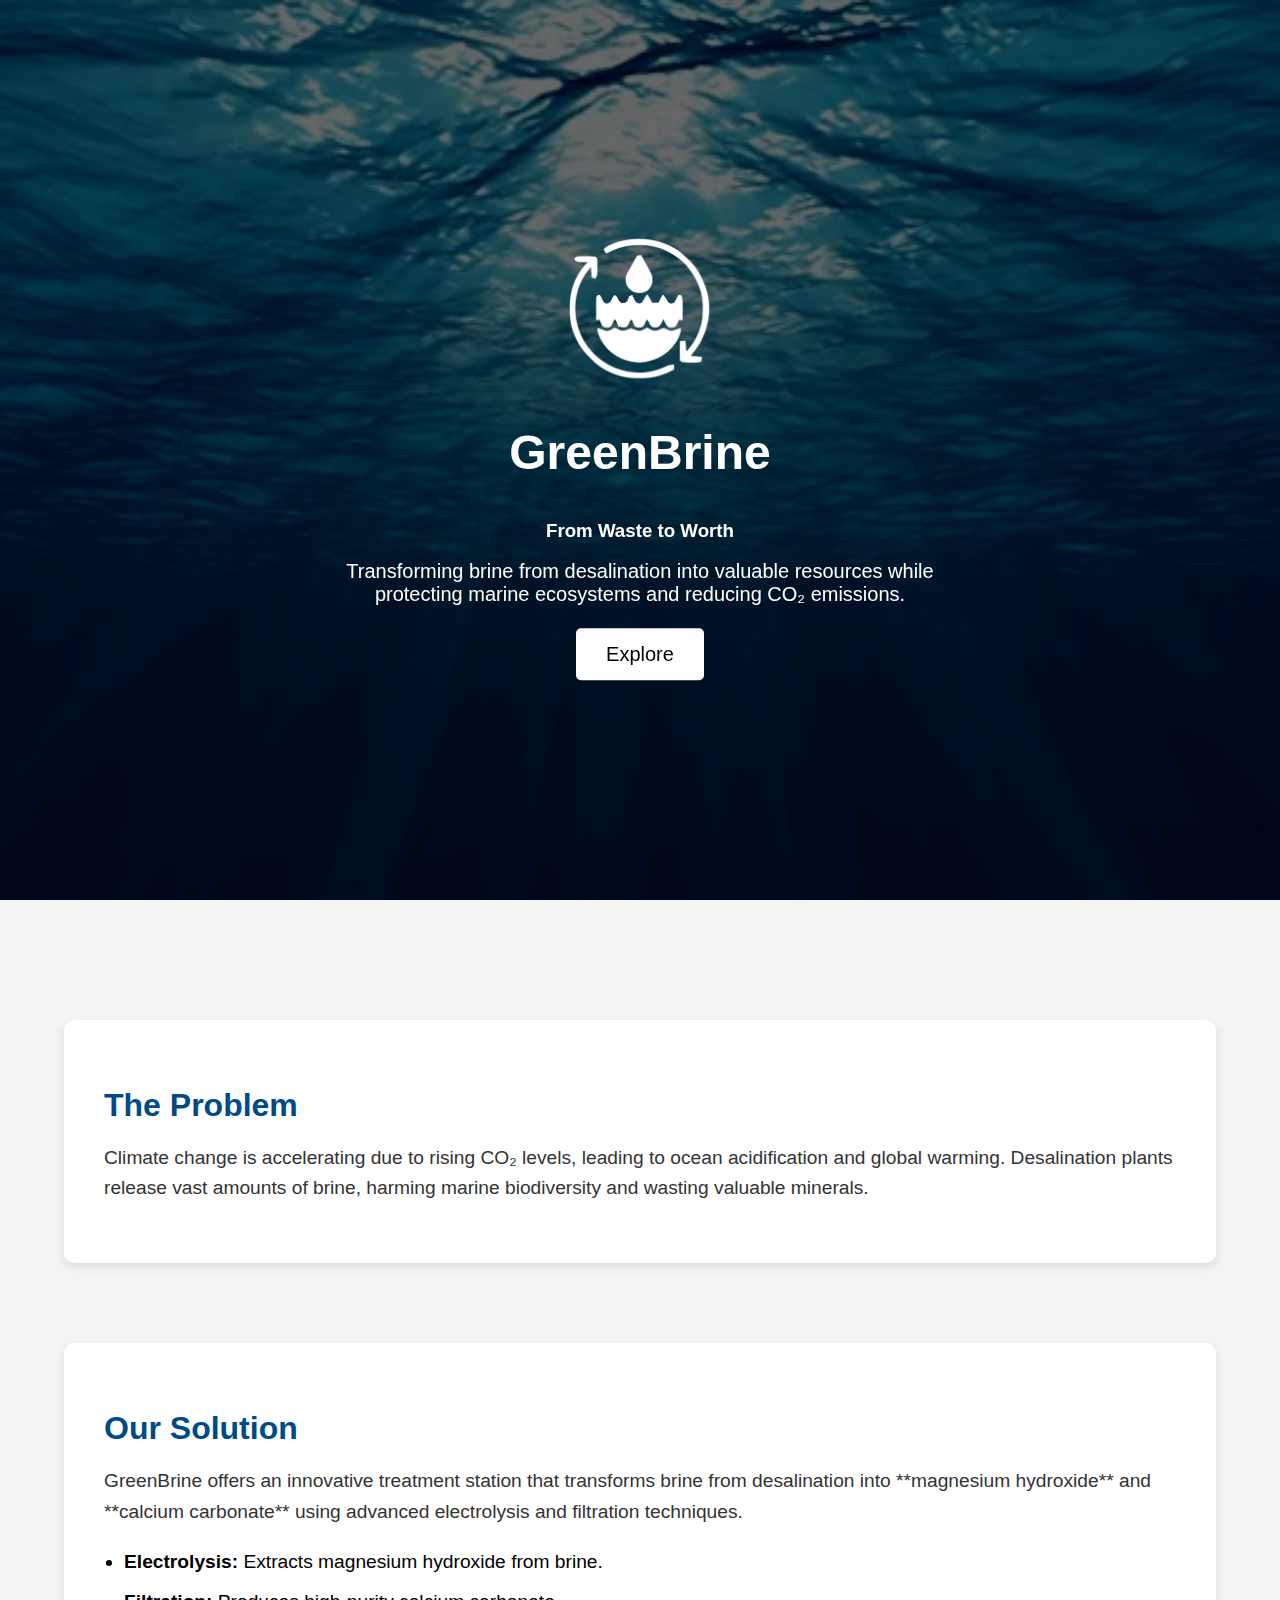
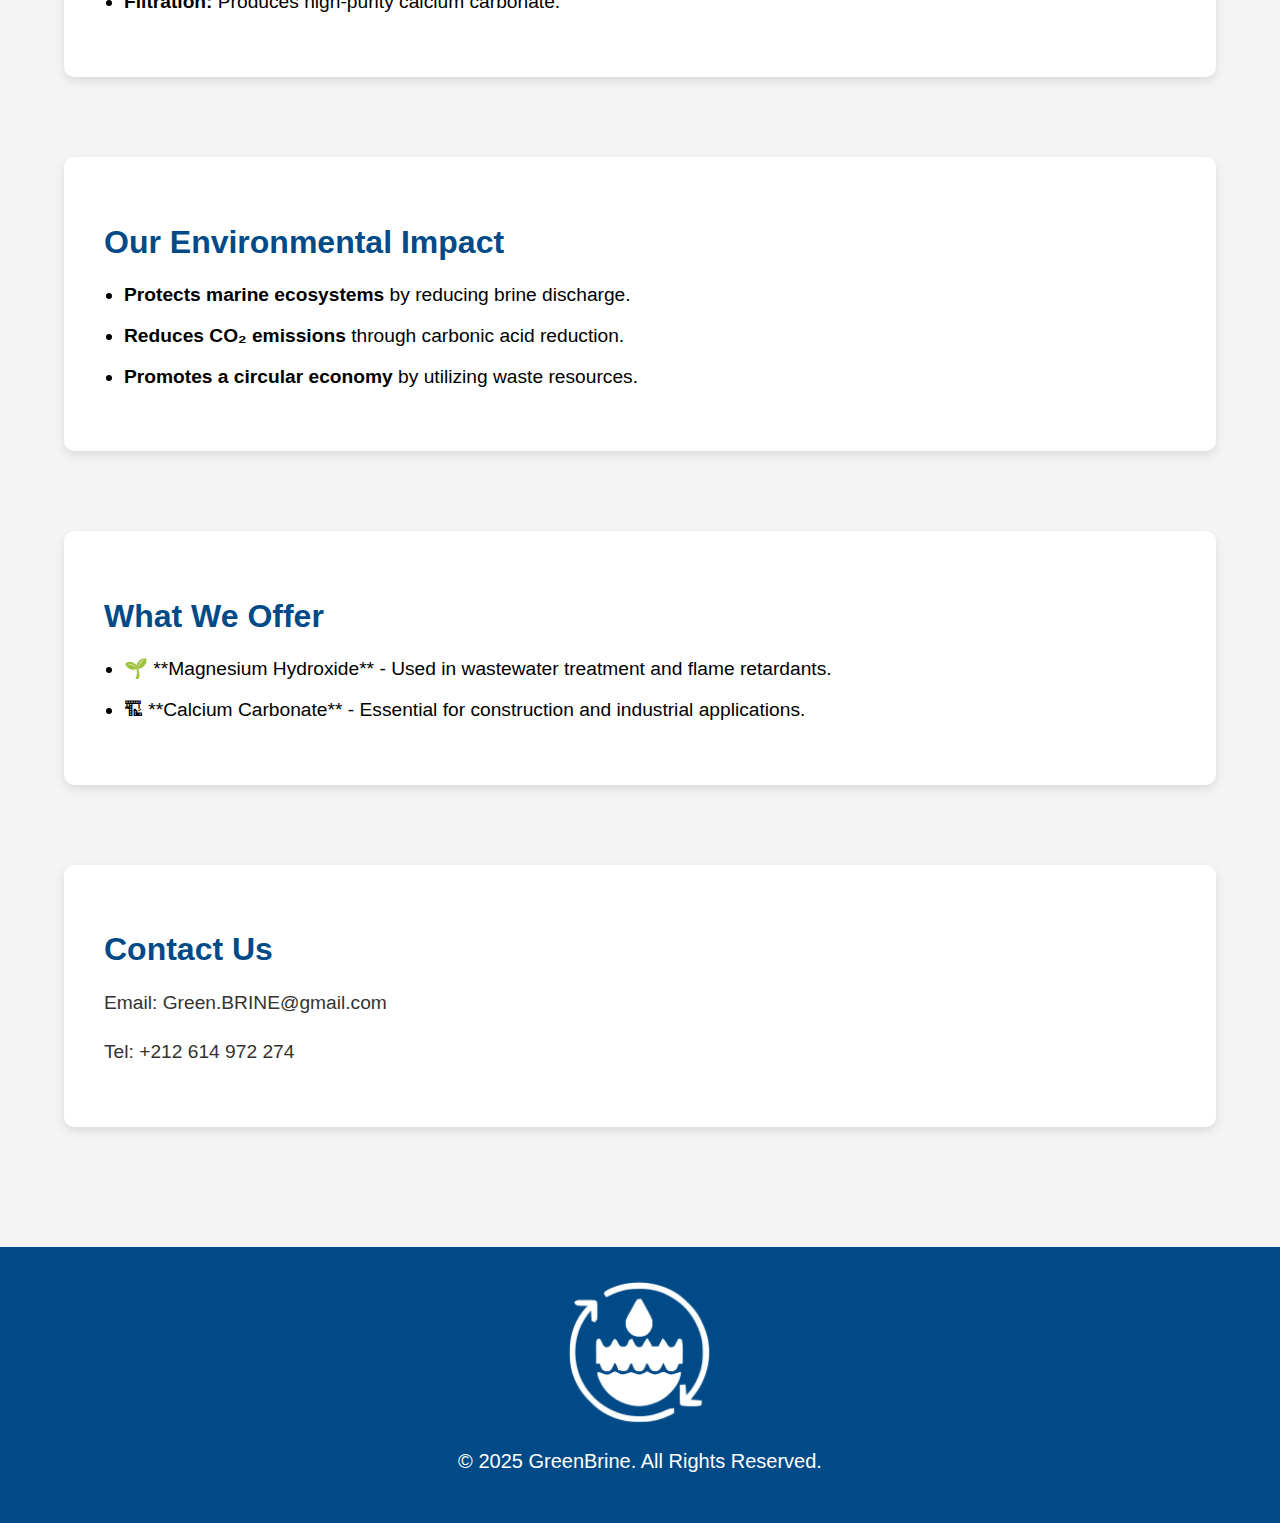
<file: index.html>
<!DOCTYPE html>
<html lang="en">
<head>
    <link rel="icon" href="icons/logo.png" type="image/png">
    <meta charset="UTF-8">
    <meta name="viewport" content="width=device-width, initial-scale=1.0">
    <title>GreenBrine - Sustainable Solutions</title>
    <link rel="stylesheet" href="style.css">
    <style>
        body {
            font-family: Arial, sans-serif;
        }
        .section h2 {
            font-size: 2rem;
            font-weight: bold;
            margin-bottom: 10px;
        }
        .section p, .section ul {
            font-size: 1.2rem;
            line-height: 1.6;
        }
        .section ul {
            padding-left: 20px;
        }
        .section ul li {
            margin-bottom: 10px;
        }
    </style>
</head>
<body>
    <section class="showcase">
        <video src="video/mainvideo.mp4" muted loop autoplay></video>
        <div class="overlay"></div>
        <div class="text">
            <img src="icons/logo.png" alt="GreenBrine Logo" style="width: 150px;">
            <h2>GreenBrine</h2>
            <h3>From Waste to Worth</h3>
            <p>Transforming brine from desalination into valuable resources while protecting marine ecosystems and reducing CO₂ emissions.</p>
            <div style="text-align: center; margin-top: 37px;"></div>
            <a href="#problem" style="background: #ffffff; color: rgb(0, 0, 0); padding: 15px 30px; text-decoration: none; font-size: 20px; border-radius: 5px;">Explore</a>
        <script>
            document.querySelector('a[href="#problem"]').addEventListener('click', function(event) {
                event.preventDefault();
                document.querySelector('#problem').scrollIntoView({ behavior: 'smooth' });
            });
        </script>
        </div>
    </section>

    <div class="container">
        <section id="problem" class="section">
            <h2>The Problem</h2>
            <p>Climate change is accelerating due to rising CO₂ levels, leading to ocean acidification and global warming. Desalination plants release vast amounts of brine, harming marine biodiversity and wasting valuable minerals.</p>
        </section>

        <section id="solution" class="section">
            <h2>Our Solution</h2>
            <p>GreenBrine offers an innovative treatment station that transforms brine from desalination into **magnesium hydroxide** and **calcium carbonate** using advanced electrolysis and filtration techniques.</p>
            <ul>
                <li><strong>Electrolysis:</strong> Extracts magnesium hydroxide from brine.</li>
                <li><strong>Filtration:</strong> Produces high-purity calcium carbonate.</li>
            </ul>
        </section>

        <section id="impact" class="section">
            <h2>Our Environmental Impact</h2>
            <ul>
                <li><strong>Protects marine ecosystems</strong> by reducing brine discharge.</li>
                <li><strong>Reduces CO₂ emissions</strong> through carbonic acid reduction.</li>
                <li><strong>Promotes a circular economy</strong> by utilizing waste resources.</li>
            </ul>
        </section>

        <section id="products" class="section">
            <h2>What We Offer</h2>
            <ul>
                <li>🌱 **Magnesium Hydroxide** - Used in wastewater treatment and flame retardants.</li>
                <li>🏗 **Calcium Carbonate** - Essential for construction and industrial applications.</li>
            </ul>
        </section>

        <section id="contact" class="section">
            <h2>Contact Us</h2>
            <p>Email: Green.BRINE@gmail.com</p>
            <p>Tel: +212 614 972 274</p>
        </section>
    </div>

    <footer class="footer">
        <div style="text-align: center;">
            <img src="icons/logo.png" alt="GreenBrine Logo" style="width: 150px; height: auto;">
        </div>
        <p>&copy; 2025 GreenBrine. All Rights Reserved.</p>
    </footer>
</body>
</html>
</file>
<file: style.css>
body {
    font-family: 'Arial', sans-serif;
    margin: 0;
    padding: 0;
    background: #f4f4f4;
}

.showcase {
    position: relative;
    width: 100%;
    height: 100vh;
    overflow: hidden;
}

.showcase video {
    position: absolute;
    top: 0;
    left: 0;
    width: 100%;
    height: 100%;
    object-fit: cover;
}

.showcase .overlay {
    position: absolute;
    top: 0;
    left: 0;
    width: 100%;
    height: 100%;
    background: rgba(0,0,0,0.6);
}

.showcase .text {
    position: relative;
    z-index: 10;
    color: white;
    text-align: center;
    top: 50%;
    transform: translateY(-50%);
}

.showcase .text h2 {
    font-size: 48px;
}

.showcase .text p {
    font-size: 20px;
    max-width: 600px;
    margin: auto;
}

nav {
    display: flex;
    justify-content: center;
    background: #004b87;
    padding: 20px;
}

nav a {
    color: white;
    text-decoration: none;
    font-size: 20px;
    margin: 0 15px;
    font-weight: bold;
}

.container {
    width: 90%;
    margin: auto;
    padding: 40px 0;
}

.section {
    margin: 80px 0;
    padding: 40px;
    background: white;
    border-radius: 10px;
    box-shadow: 0px 4px 10px rgba(0, 0, 0, 0.1);
}

.section h2 {
    color: #004b87;
    font-size: 32px;
    margin-bottom: 20px;
}

.section p {
    font-size: 20px;
    line-height: 1.6;
    color: #333;
}

.footer {
    background: #004b87;
    color: white;
    text-align: center;
    padding: 30px;
    font-size: 20px;
}
</file>
